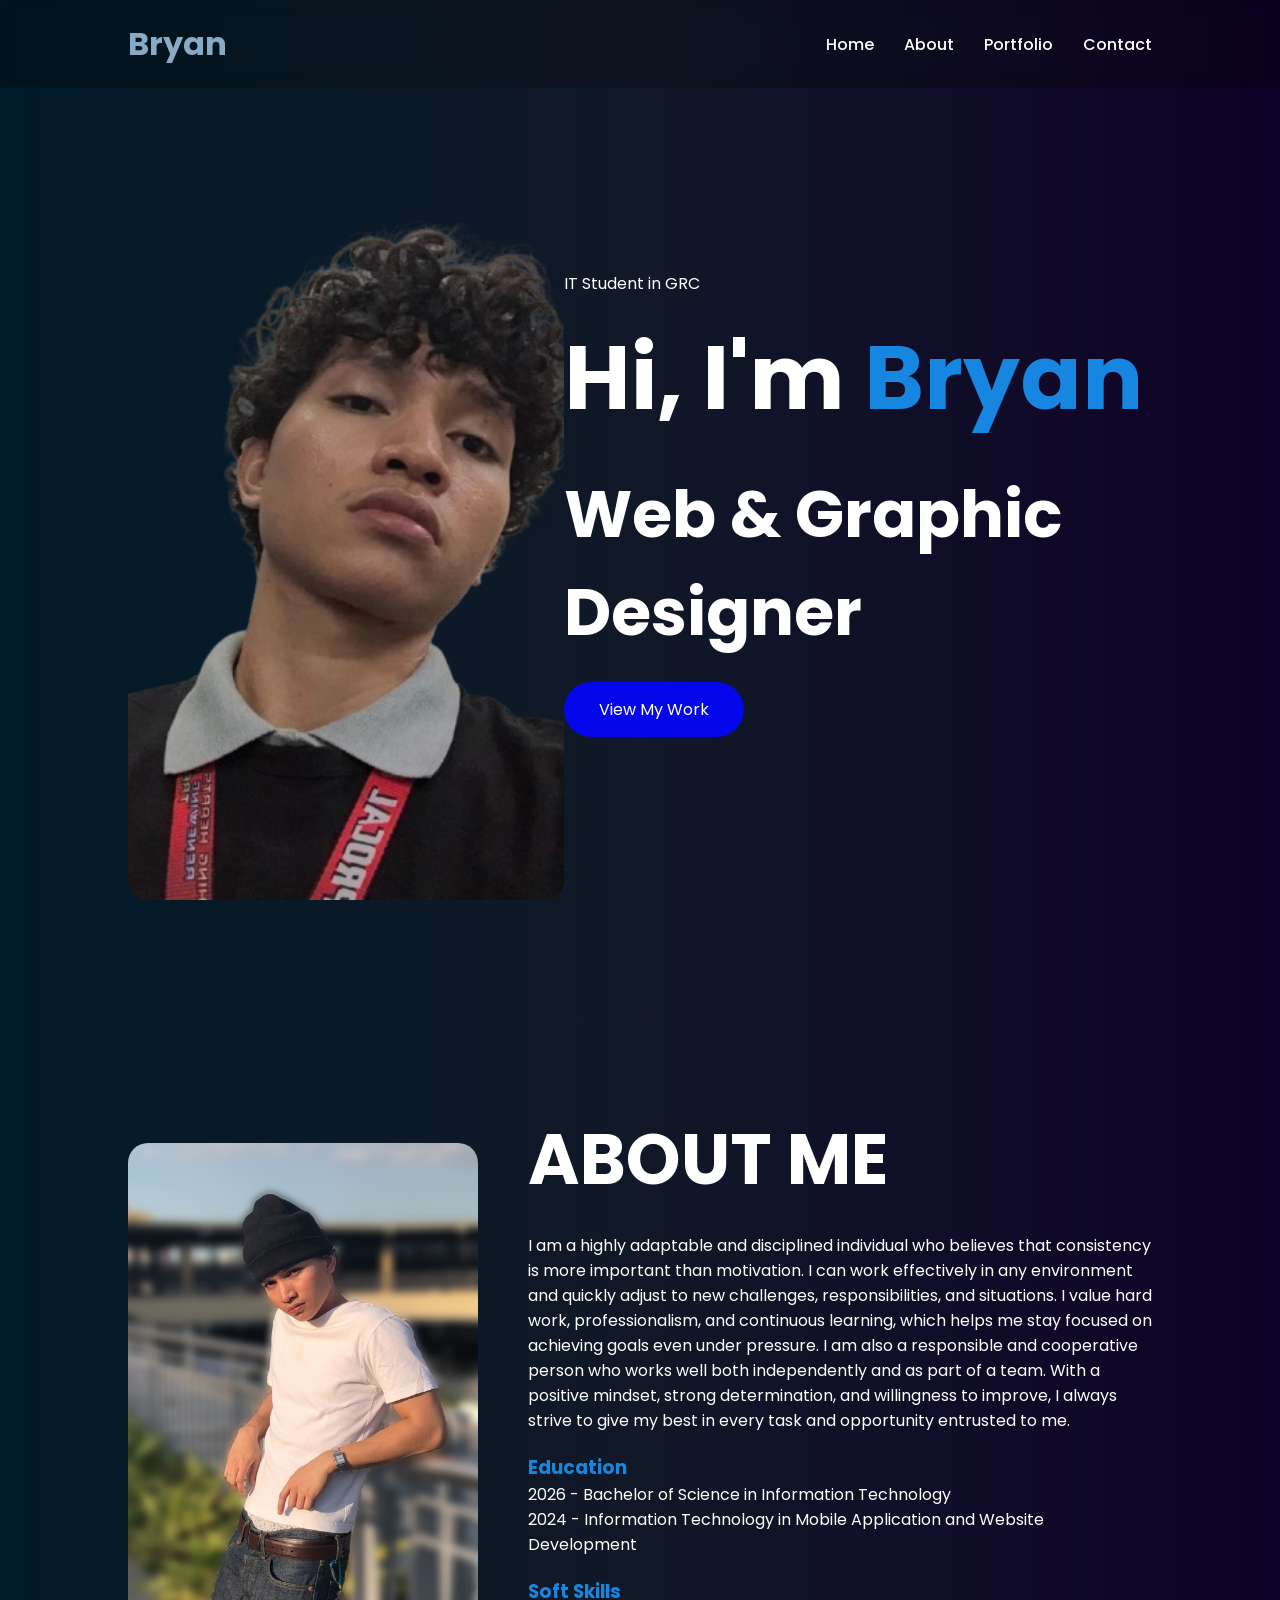
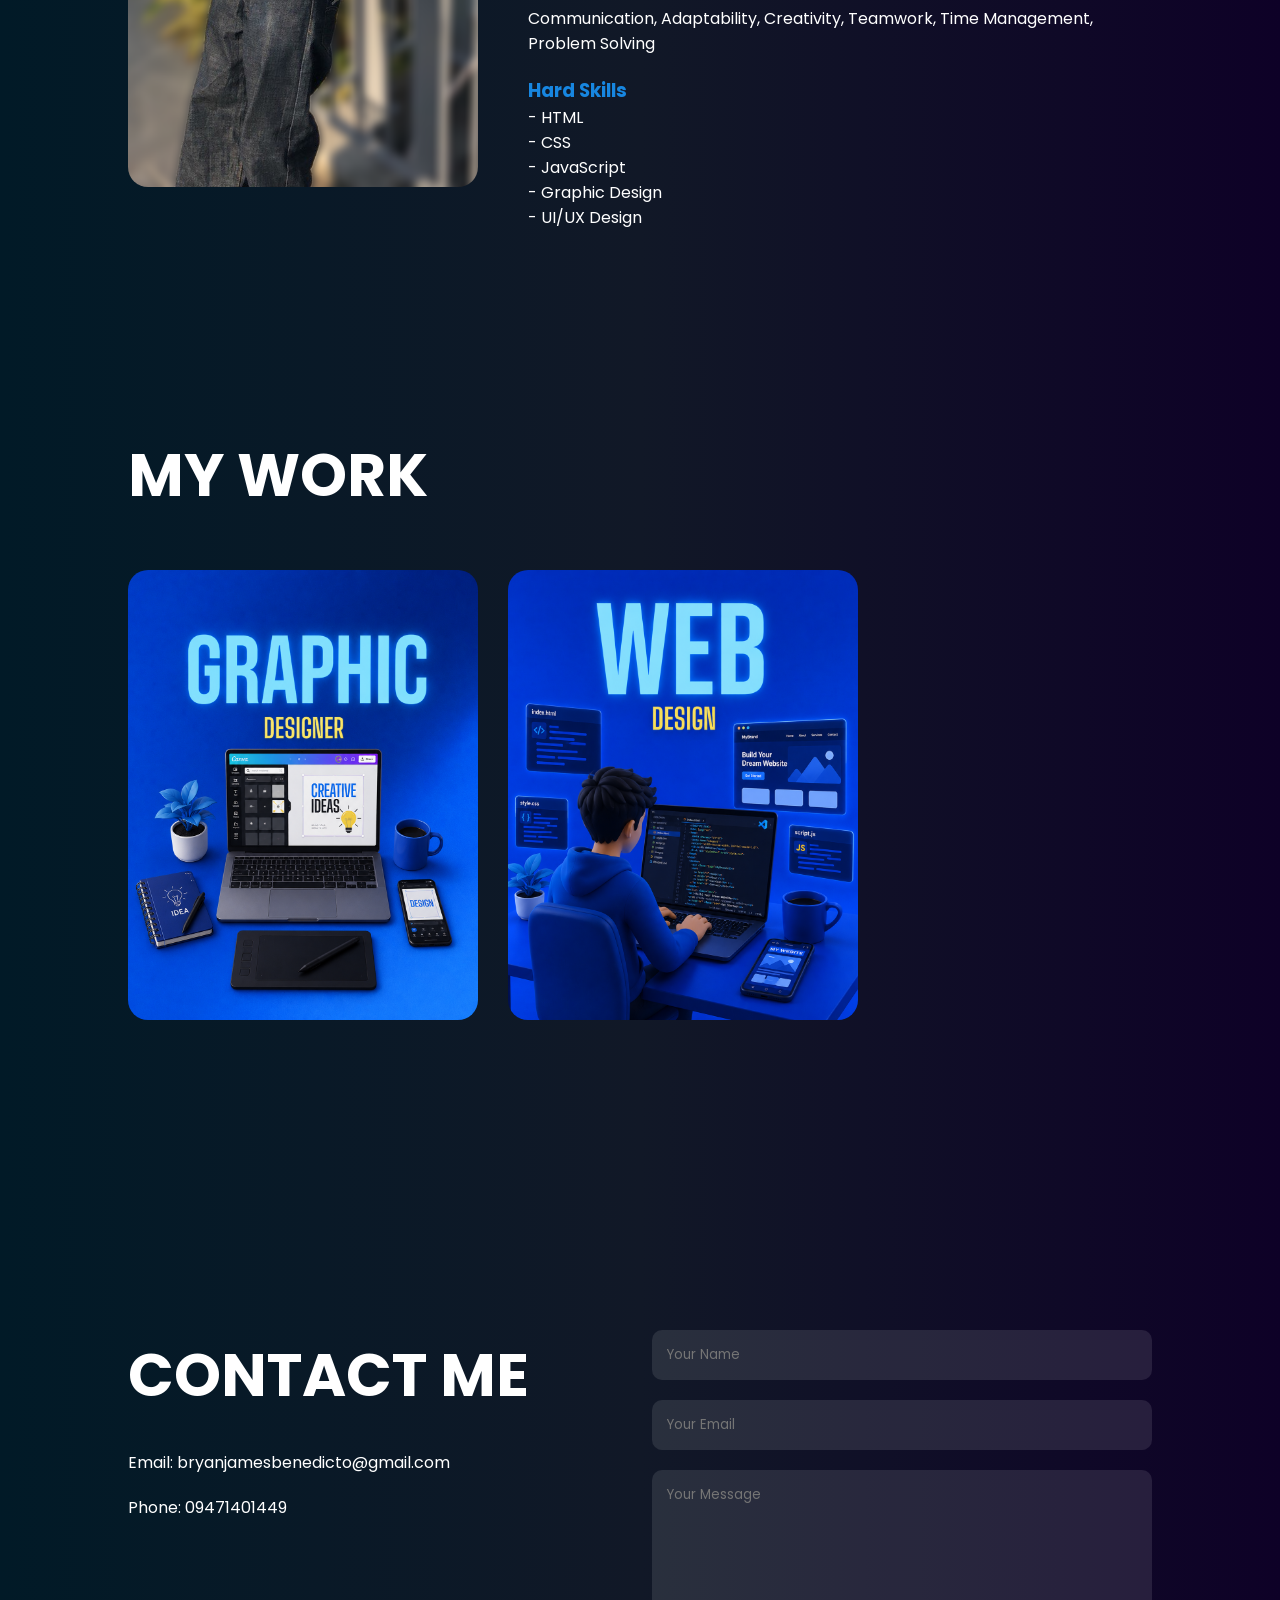
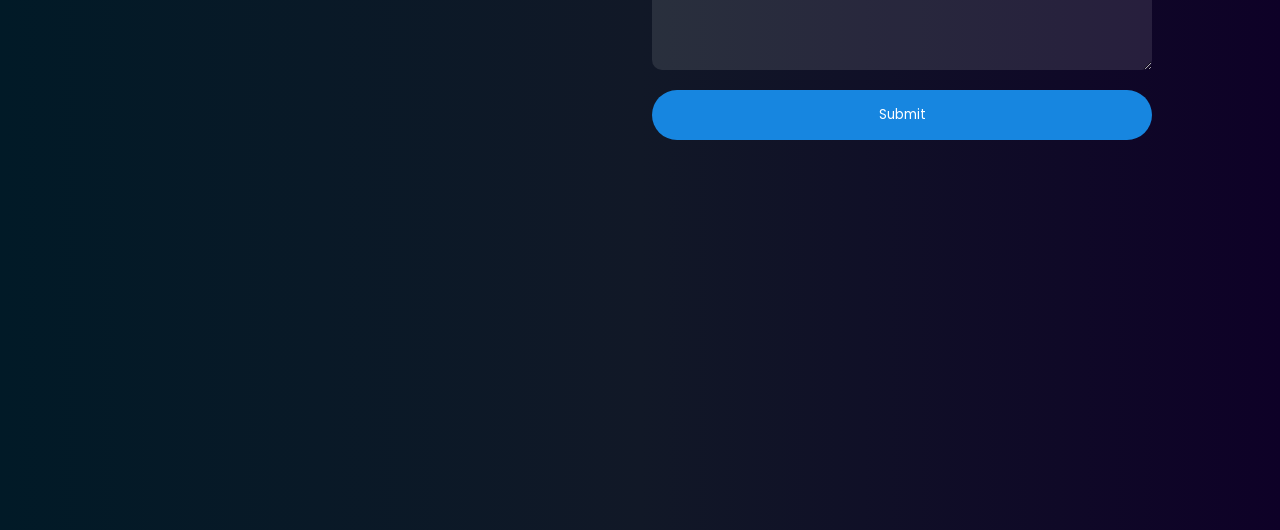
<file: index.html>
<!DOCTYPE html>
<html lang="en">
<head>
    <meta charset="UTF-8">
    <meta name="viewport" content="width=device-width, initial-scale=1.0">
    <title>Bryan Portfolio</title>

    <link rel="stylesheet" href="css/style.css">

    <!-- Google Font -->
    <link href="https://fonts.googleapis.com/css2?family=Poppins:wght@300;400;500;600;700&display=swap" rel="stylesheet">
</head>
<body>

    <!-- NAVBAR -->
    <header>
        <nav class="navbar">

            <div class="logo">
                Bryan
            </div>

            <ul class="nav-links">
                <li><a href="#home">Home</a></li>
                <li><a href="#about">About</a></li>
                <li><a href="#portfolio">Portfolio</a></li>
                <li><a href="#contact">Contact</a></li>
            </ul>

        </nav>
    </header>

    <!-- HOME -->
    <section class="home" id="home">

        <!-- PROFILE IMAGE -->
        <div class="home-image">
            <img src="images/bryan-profile.jpg" alt="Bryan">
        </div>

        <!-- INTRO TEXT -->
        <div class="home-text">
            <p>IT Student in GRC</p>
            <h1>Hi, I'm <span>Bryan</span></h1>
            <h2>Web & Graphic Designer</h2>
            <a href="#portfolio" class="btn">View My Work</a>
        </div>

</section>

    <!-- ABOUT -->
    <section id="about" class="about">

        <div class="about-image">
            <img src="images/about-image.png" alt="">
        </div>

        <div class="about-content">

            <h1>ABOUT ME</h1>

            <p>
                I am a highly adaptable and disciplined individual 
                who believes that consistency is more important
                than motivation. I can work effectively in any environment
                and quickly adjust to new challenges, responsibilities,
                and situations. I value hard work, professionalism, 
                and continuous learning, which helps me stay focused
                on achieving goals even under pressure. I am also a 
                responsible and cooperative person who works well both 
                independently and as part of a team. With a positive mindset,
                strong determination, and willingness to improve, I always
                strive to give my best in every task and opportunity 
                entrusted to me.

            </p>

            <div class="skills">

                <h3>Education</h3>

                <p>
                    2026 - Bachelor of Science in Information Technology
                </p>
                <p>
                    2024 - Information Technology in Mobile Application and Website Development
                </p>

                <h3>Soft Skills</h3>

                <p>
                    Communication, Adaptability, Creativity, Teamwork, Time Management,  Problem Solving
                </p>

                <h3>Hard Skills</h3>
                <p>
                    - HTML
                </p>
                <p>
                    - CSS   
                </p>
                <p>
                    - JavaScript
                </p>
                <p>
                    - Graphic Design    
                </p>
                <p>
                    - UI/UX Design
                </p>
                 
            </div>

        </div>

    </section>

    <!-- PORTFOLIO -->
    <section id="portfolio" class="portfolio">

        <h1>MY WORK</h1>

        <div class="portfolio-container">

            <!-- GRAPHIC DESIGN -->
            <a href="graphic-design.html" class="portfolio-card">

                <img src="images/graphic-designs/tumbnaildesign.png" alt="">

                <div class="overlay">
                    <h2>Graphic Designs</h2>
                    <p>View my graphic design works</p>
                </div>

            </a>

            <!-- WEB DESIGN -->
            <a href="web-design.html" class="portfolio-card">

                <img src="images/web-designs/tumbnailweb.png" alt="">

                <div class="overlay">
                    <h2>Web Design</h2>
                    <p>View my web design projects</p>
                </div>

            </a>

        </div>

    </section>

    <!-- CONTACT -->
    <section id="contact" class="contact">

        <div class="contact-left">

            <h1>CONTACT ME</h1>

            <p>Email: bryanjamesbenedicto@gmail.com</p>

            <p>Phone: 09471401449</p>

        </div>

        <div class="contact-right">

            <form id="contact-form">

                <input type="text" placeholder="Your Name">

                <input type="email" placeholder="Your Email">

                <textarea placeholder="Your Message"></textarea>

                <button type="submit" id="submit-btn">
                    Submit
                </button>

                <p id="popup-message">
                    Message Sent Successfully!
                </p>

            </form>

        </div>

    </section>

    <script src="js/script.js"></script>

</body>
</html>
</file>
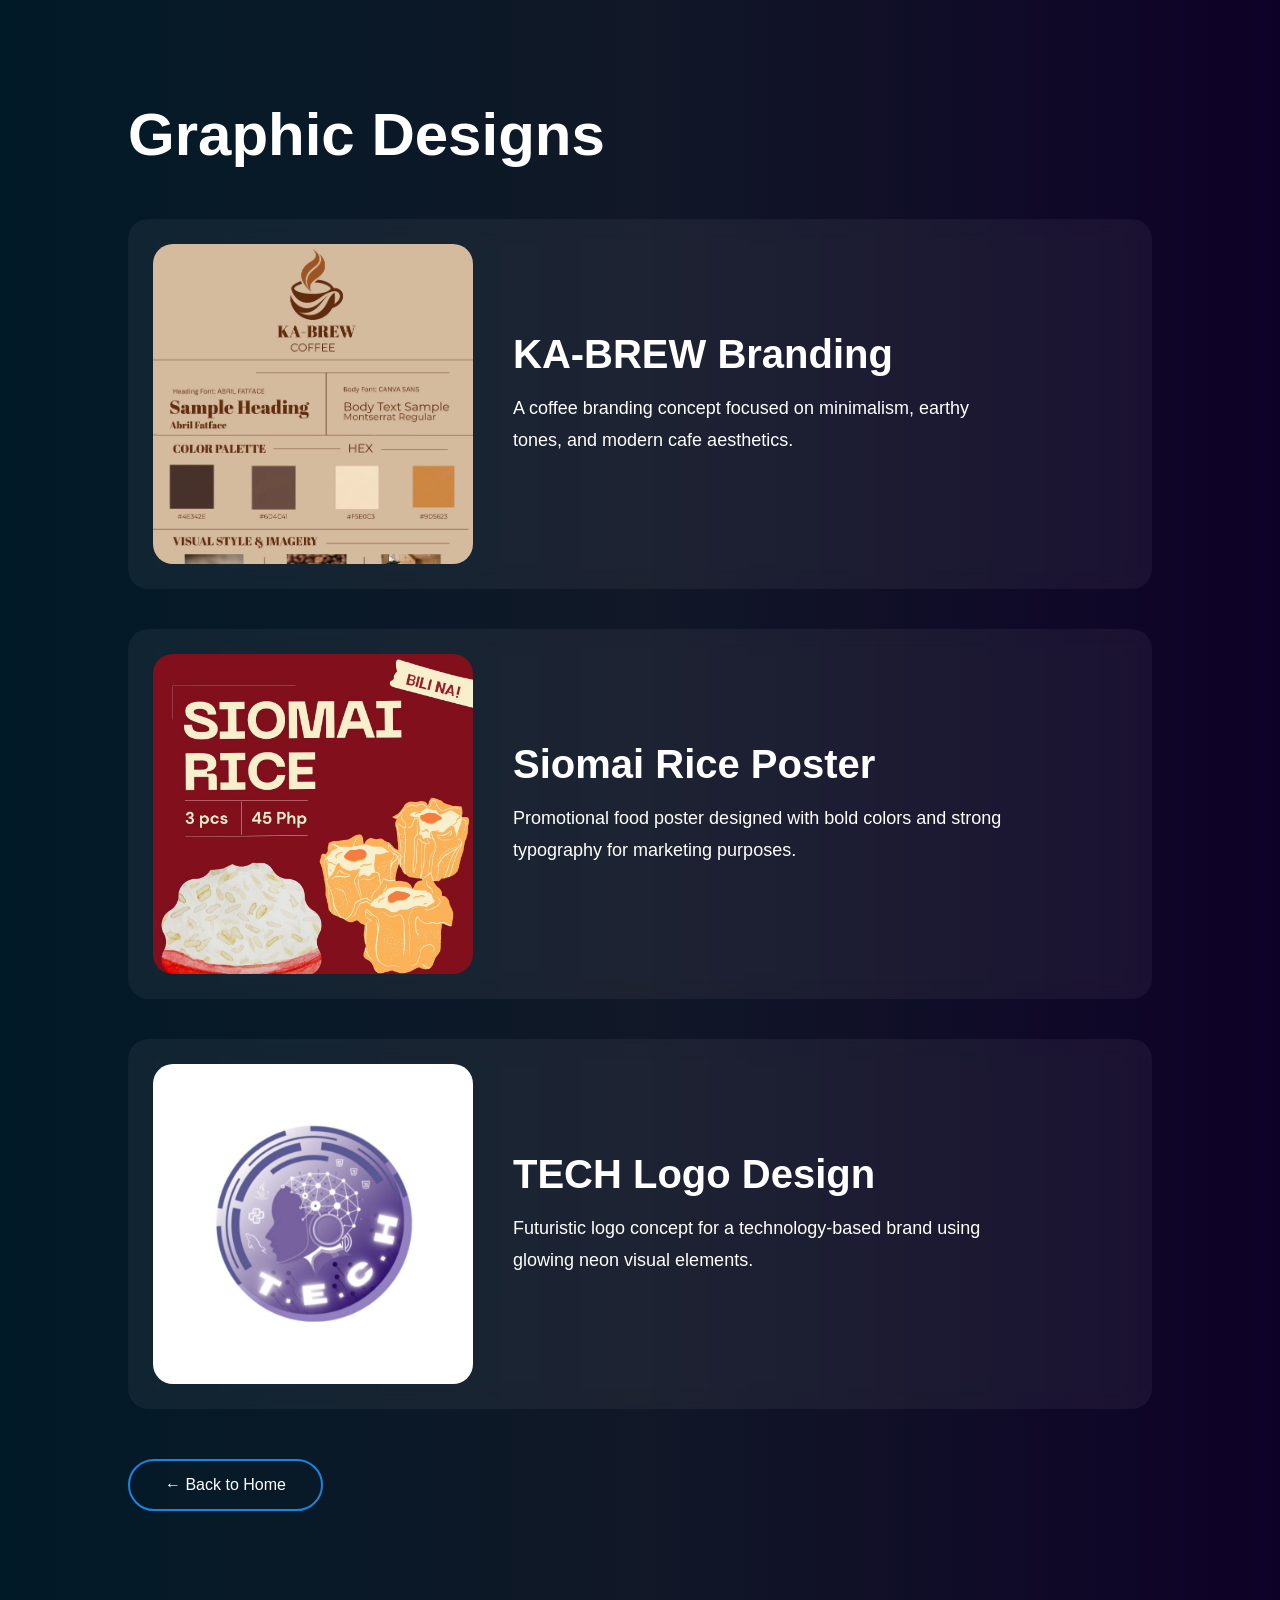
<file: graphic-design.html>
<!DOCTYPE html>
<html lang="en">
<head>
    <meta charset="UTF-8">
    <meta name="viewport" content="width=device-width, initial-scale=1.0">
    <title>Graphic Designs</title>

    <link rel="stylesheet" href="css/style.css">
</head>
<body>

<section class="portfolio">

    <h1>Graphic Designs</h1>

        <div class="design-container">

        <!-- DESIGN 1 -->
        <div class="design-card">

            <img src="images/graphic-designs/design1.jpg" alt="">

            <div class="design-text">
                <h2>KA-BREW Branding</h2>

                <p>
                    A coffee branding concept focused on minimalism,
                    earthy tones, and modern cafe aesthetics.
                </p>
            </div>

        </div>

        <!-- DESIGN 2 -->
        <div class="design-card">

            <img src="images/graphic-designs/design2.jpg" alt="">

            <div class="design-text">
                <h2>Siomai Rice Poster</h2>

                <p>
                    Promotional food poster designed with bold colors
                    and strong typography for marketing purposes.
                </p>
            </div>

        </div>

        <!-- DESIGN 3 -->
        <div class="design-card">

            <img src="images/graphic-designs/design3.jpg" alt="">

            <div class="design-text">
                <h2>TECH Logo Design</h2>

                <p>
                    Futuristic logo concept for a technology-based
                    brand using glowing neon visual elements.
                </p>
            </div>

        </div>

    </div>

    <!-- BACK BUTTON -->
    <a href="index.html" class="back-home">
        ← Back to Home
    </a>

</section>

</body>
</html>
</file>
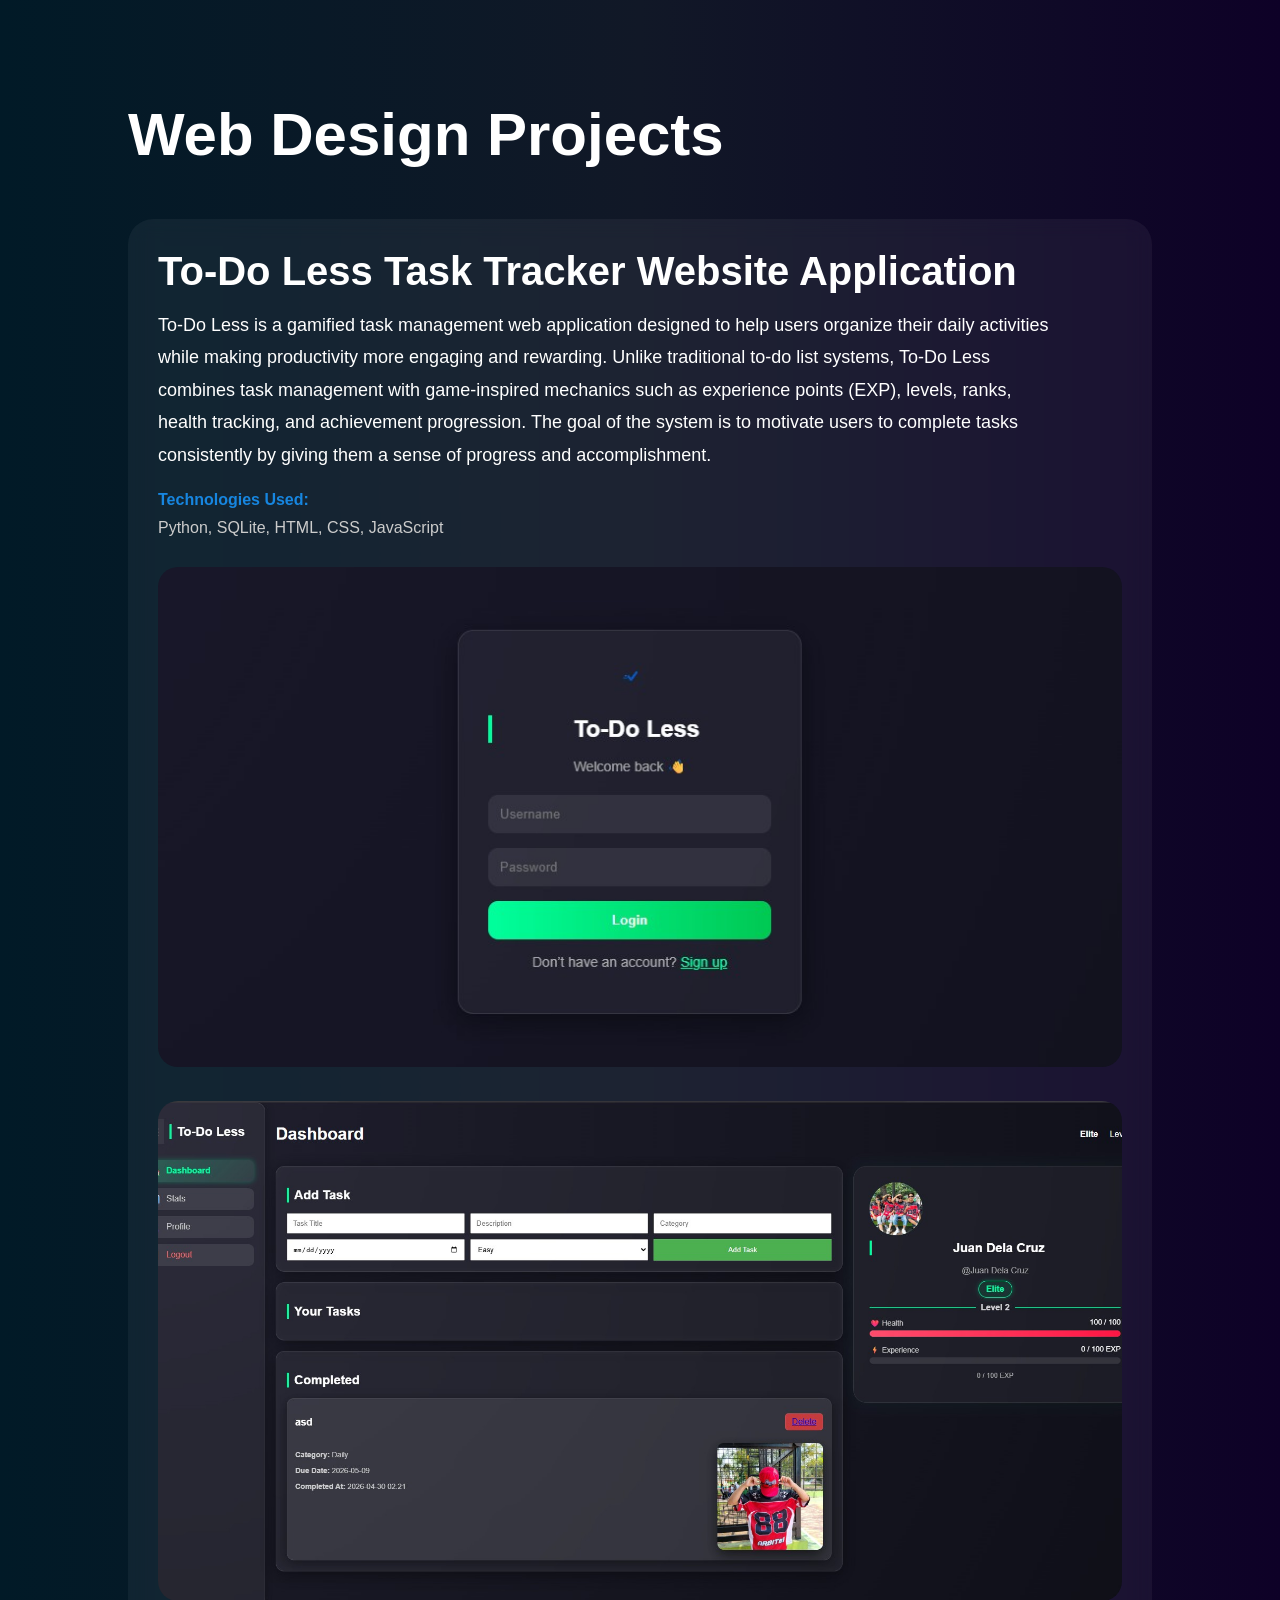
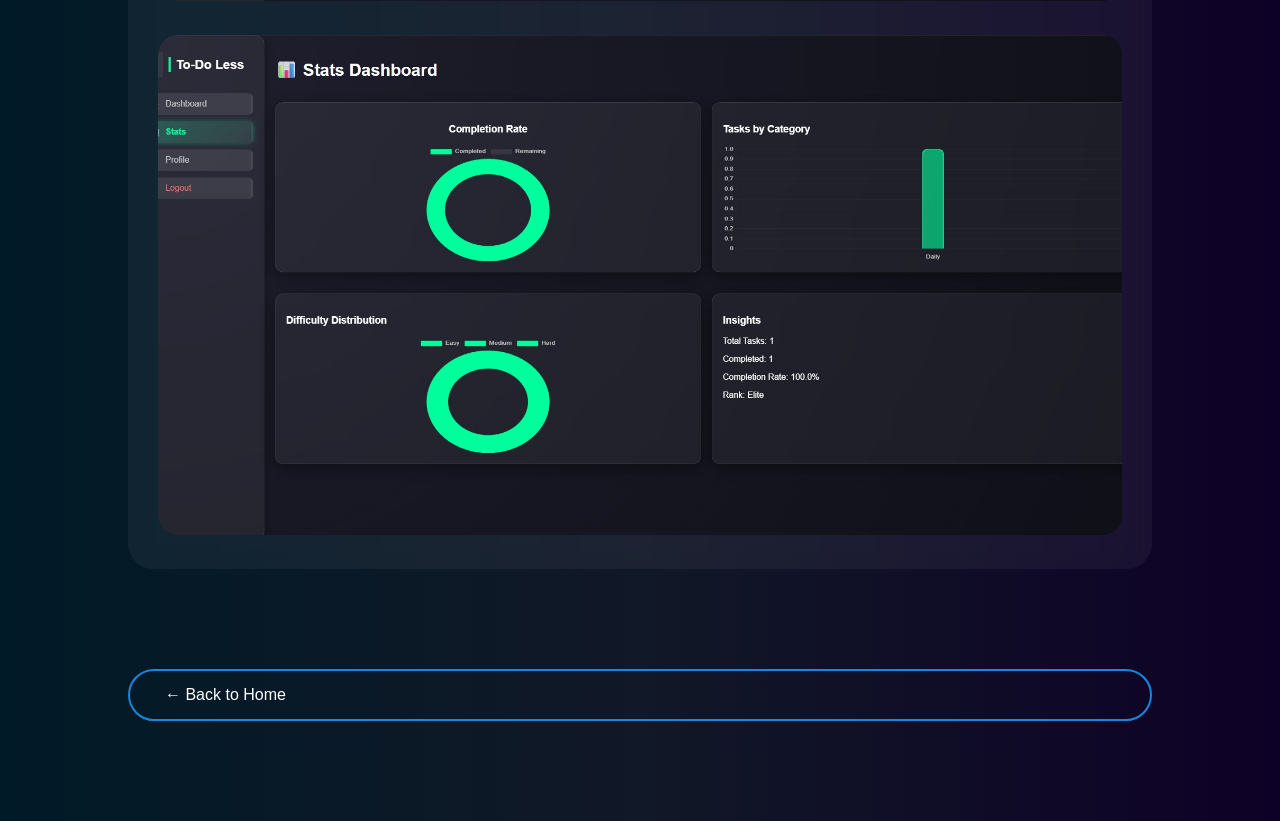
<file: web-design.html>
<!DOCTYPE html>
<html lang="en">
<head>
    <meta charset="UTF-8">
    <meta name="viewport" content="width=device-width, initial-scale=1.0">
    <title>Web Designs</title>

    <link rel="stylesheet" href="css/style.css">
</head>
<body>

<section class="portfolio">

    <h1>Web Design Projects</h1>

    <div class="web-container">

    <!-- PROJECT 1 -->
    <div class="web-card">

        <div class="web-info">

            <h2>To-Do Less Task Tracker Website Application</h2>

            <p>
            To-Do Less is a gamified task management web application 
            designed to help users organize their daily activities while 
            making productivity more engaging and rewarding.

            Unlike traditional to-do list systems, To-Do Less combines
            task management with game-inspired mechanics such as experience
            points (EXP), levels, ranks, health tracking, and achievement
            progression. The goal of the system is to motivate users to
            complete tasks consistently by giving them a sense of progress
            and accomplishment.
            </p>

            <h4>Technologies Used:</h4>

            <span>Python, SQLite, HTML, CSS, JavaScript</span>

        </div>

        <img src="images/web-designs/web1.jpg" alt="">
        <img src="images/web-designs/web2.jpg" alt="">
        <img src="images/web-designs/web3.jpg" alt="">

    </div>

     <!-- BACK BUTTON -->
    <a href="index.html" class="back-home">
        ← Back to Home
    </a>

</section>

</body>
</html>
</file>
<file: css/style.css>
*{
    margin:0;
    padding:0;
    box-sizing:border-box;
    font-family:'Poppins', sans-serif;
    scroll-behavior:smooth;
}

body{
    background:linear-gradient(
        90deg,
        #011a27,
        #111827,
        #0e0127
    );

    color:white;
}

/* NAVBAR */

.navbar{
    position:fixed;
    top:0;
    left:0;
    width:100%;

    display:flex;
    justify-content:space-between;
    align-items:center;

    padding:20px 10%;

    backdrop-filter:blur(10px);

    background:rgba(0,0,0,0.2);

    z-index:1000;
}

.logo{
    font-size:32px;
    font-weight:700;
    color:#88aac5;
}

.nav-links{
    display:flex;
    gap:30px;
    list-style:none;
}

.nav-links a{
    text-decoration:none;
    color:white;
    font-weight:500;
    transition:0.3s;
}

.nav-links a:hover{
    color:#1786e0;
}

/* HOME */

.home{
    min-height:100vh;

    display:flex;
    justify-content:space-between;
    align-items:center;
    flex-direction: row;

    padding:100px 10%;
}

.home-text h1{
    font-size:90px;
}

.home-text span{
    color:#1786e0;
}

.home-text h2{
    margin-top:20px;
    font-size:65px;
}

.home-text p{
    margin-bottom:15px;
}

.btn{
    display:inline-block;

    margin-top:20px;

    padding:15px 35px;

    background:#0307e9;

    border-radius:50px;

    text-decoration:none;

    color:white;

    transition:0.3s;
}

.btn:hover{
    transform:scale(1.05);

    box-shadow:0 0 20px #88aac5;
}

.home-image img{
    width: 100%;
    max-width: 700px;
    height: 800px;
    object-fit: cover;
    border-radius: 20px;
}

/* ABOUT */

.about{
    min-height:100vh;

    display:flex;
    align-items:center;
    gap:50px;

    padding:100px 10%;
}

.about-image img{
    width:350px;
    border-radius:20px;
}

.about-content h1{
    font-size:70px;
    margin-bottom:20px;
}

.skills h3{
    color:#1786e0;
    margin-top:20px;
}

/* PORTFOLIO */

.portfolio{
    min-height:100vh;

    padding:100px 10%;
}

.portfolio h1{
    font-size:60px;
    margin-bottom:50px;
}

.portfolio-container{
    display:flex;
    gap:30px;
    flex-wrap:wrap;
}

.portfolio-card{
    position:relative;

    width:350px;
    height:450px;

    overflow:hidden;

    border-radius:20px;

    text-decoration:none;
}

.portfolio-card img{
    width:100%;
    height:100%;
    object-fit:cover;

    transition:0.5s;
}

.overlay{
    position:absolute;

    top:0;
    left:0;

    width:100%;
    height:100%;

    background:rgba(167, 187, 241, 0.7);

    display:flex;
    flex-direction:column;
    justify-content:center;
    align-items:center;

    opacity:0;

    transition:0.5s;
}

.overlay h2{
    font-size:35px;
}

.overlay p{
    margin-top:10px;
}

.portfolio-card:hover img{
    transform:scale(1.1);
}

.portfolio-card:hover .overlay{
    opacity:1;
}

/* CONTACT */

.contact{
    min-height:100vh;

    display:flex;
    justify-content:space-between;

    padding:100px 10%;
}

.contact-left h1{
    font-size:60px;
    margin-bottom:30px;
}

.contact-left p{
    margin-bottom:20px;
}

form{
    display:flex;
    flex-direction:column;
    gap:20px;
}

input,
textarea{
    width:500px;

    padding:15px;

    border:none;

    border-radius:10px;

    background:rgba(255,255,255,0.1);

    color:white;
}

textarea{
    height:200px;
}

button{
    padding:15px;

    border:none;

    border-radius:50px;

    background:#1786e0;

    color:white;

    cursor:pointer;

    transition:0.3s;
}

button:hover{
    box-shadow:0 0 20px #1786e0;
}

/* RESPONSIVE */

@media(max-width:900px){

    .home,
    .about,
    .contact{
        flex-direction:column;
        text-align:center;
    }

    .home-text h1{
        font-size:50px;
    }

    .home-image img{
        width:300px;
    }

    input,
    textarea{
        width:100%;
    }

    .portfolio-container{
        justify-content:center;
    }

}

/* GRAPHIC DESIGN PAGE */

.design-container{
    display:flex;
    flex-direction:column;
    gap:40px;

    margin-top:50px;
}

.design-card{
    display:flex;
    align-items:center;
    gap:40px;

    background:rgba(255,255,255,0.05);

    padding:25px;

    border-radius:20px;

    backdrop-filter:blur(10px);

    transition:0.3s;
}

.design-card:hover{
    transform:translateY(-5px);

    box-shadow:0 0 20px rgba(255,255,255,0.1);
}

.design-card img{
    width:320px;
    height:320px;

    object-fit:cover;

    border-radius:20px;
}

.design-text{
    color:white;
}

.design-text h2{
    font-size:40px;

    margin-bottom:15px;
}

.design-text p{
    font-size:18px;

    line-height:1.8;

    margin-bottom:20px;

    max-width:500px;
}

/* BACK BUTTON */

.back-home{
    display:inline-block;

    margin-top:50px;

    padding:15px 35px;

    border:2px solid #1786e0;

    border-radius:50px;

    color:white;

    text-decoration:none;

    transition:0.3s;
}

.back-home:hover{
    background:#0307e9;
}

/* RESPONSIVE */

@media(max-width:900px){

    .design-card{
        flex-direction:column;
        text-align:center;
    }

    .design-card img{
        width:100%;
        height:auto;
    }

}
/* WEB DESIGN PAGE */

.web-container{
    display:flex;
    flex-direction:column;
    gap:50px;

    margin-top:50px;
}

.web-card{
    background:rgba(255,255,255,0.05);

    padding:30px;

    border-radius:25px;

    backdrop-filter:blur(10px);

    transition:0.3s;
}

.web-card:hover{
    transform:translateY(-5px);

    box-shadow:0 0 20px rgba(255,255,255,0.1);
}

.web-info h2{
    font-size:40px;

    margin-bottom:15px;
}

.web-info p{
    font-size:18px;

    line-height:1.8;

    margin-bottom:20px;

    max-width:900px;
}

.web-info h4{
    color:#1786e0;

    margin-bottom:10px;
}

.web-info span{
    color:#cccccc;
}

.web-card img{
    width:100%;

    height:500px;

    object-fit:cover;

    border-radius:20px;

    margin-top:30px;

    transition:0.5s;
}

.web-card img:hover{
    transform:scale(1.02);
}
/* RESPONSIVE */

@media(max-width:900px){

    .web-info h2{
        font-size:30px;
    }

    .web-card img{
        height:auto;
    }

}
/* POPUP MESSAGE */

#popup-message{
    margin-top:20px;

    padding:15px;

    background:#1786e0;

    color:white;

    border-radius:10px;

    text-align:center;

    display:none;

    animation:fadeIn 0.5s ease;
}

@keyframes fadeIn{
    from{
        opacity:0;
        transform:translateY(10px);
    }

    to{
        opacity:1;
        transform:translateY(0);
    }
}
</file>
